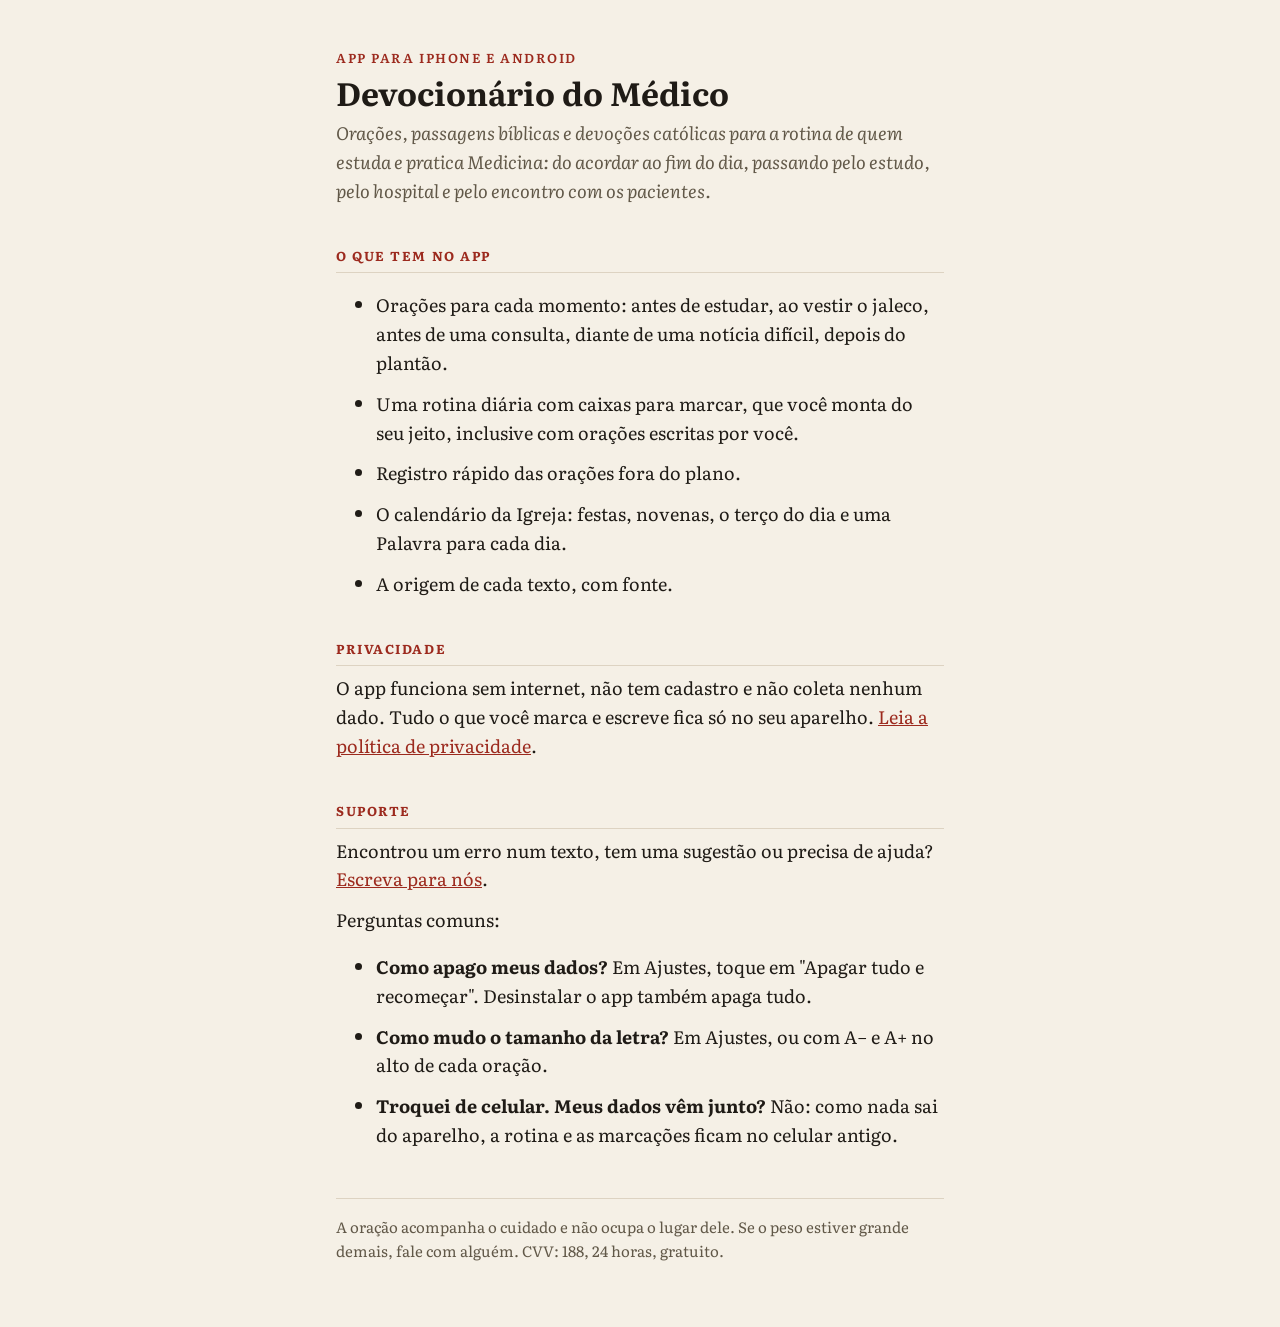
<file: index.html>
<!doctype html>
<html lang="pt-BR">
<head>
<meta charset="utf-8">
<meta name="viewport" content="width=device-width, initial-scale=1">
<title>Devocionário do Médico</title>
<meta name="description" content="Orações católicas para a rotina de quem estuda e pratica Medicina. Offline, sem conta e sem coleta de dados.">
<link rel="preconnect" href="https://fonts.googleapis.com">
<link href="https://fonts.googleapis.com/css2?family=Literata:ital,wght@0,400;0,600;1,400&display=swap" rel="stylesheet">
<link rel="stylesheet" href="style.css">
</head>
<body>
<main>
<p class="rubric">App para iPhone e Android</p>
<h1>Devocionário do Médico</h1>
<p class="lead">Orações, passagens bíblicas e devoções católicas para a rotina de quem estuda e pratica Medicina: do acordar ao fim do dia, passando pelo estudo, pelo hospital e pelo encontro com os pacientes.</p>

<h2>O que tem no app</h2>
<ul>
<li>Orações para cada momento: antes de estudar, ao vestir o jaleco, antes de uma consulta, diante de uma notícia difícil, depois do plantão.</li>
<li>Uma rotina diária com caixas para marcar, que você monta do seu jeito, inclusive com orações escritas por você.</li>
<li>Registro rápido das orações fora do plano.</li>
<li>O calendário da Igreja: festas, novenas, o terço do dia e uma Palavra para cada dia.</li>
<li>A origem de cada texto, com fonte.</li>
</ul>

<h2>Privacidade</h2>
<p>O app funciona sem internet, não tem cadastro e não coleta nenhum dado. Tudo o que você marca e escreve fica só no seu aparelho. <a href="privacidade/">Leia a política de privacidade</a>.</p>

<h2>Suporte</h2>
<p>Encontrou um erro num texto, tem uma sugestão ou precisa de ajuda? <a href="https://github.com/Ticolls/devocionario-do-medico/issues">Escreva para nós</a>.</p>
<p>Perguntas comuns:</p>
<ul>
<li><strong>Como apago meus dados?</strong> Em Ajustes, toque em "Apagar tudo e recomeçar". Desinstalar o app também apaga tudo.</li>
<li><strong>Como mudo o tamanho da letra?</strong> Em Ajustes, ou com A− e A+ no alto de cada oração.</li>
<li><strong>Troquei de celular. Meus dados vêm junto?</strong> Não: como nada sai do aparelho, a rotina e as marcações ficam no celular antigo.</li>
</ul>

<footer>A oração acompanha o cuidado e não ocupa o lugar dele. Se o peso estiver grande demais, fale com alguém. CVV: 188, 24 horas, gratuito.</footer>
</main>
</body>
</html>
</file>
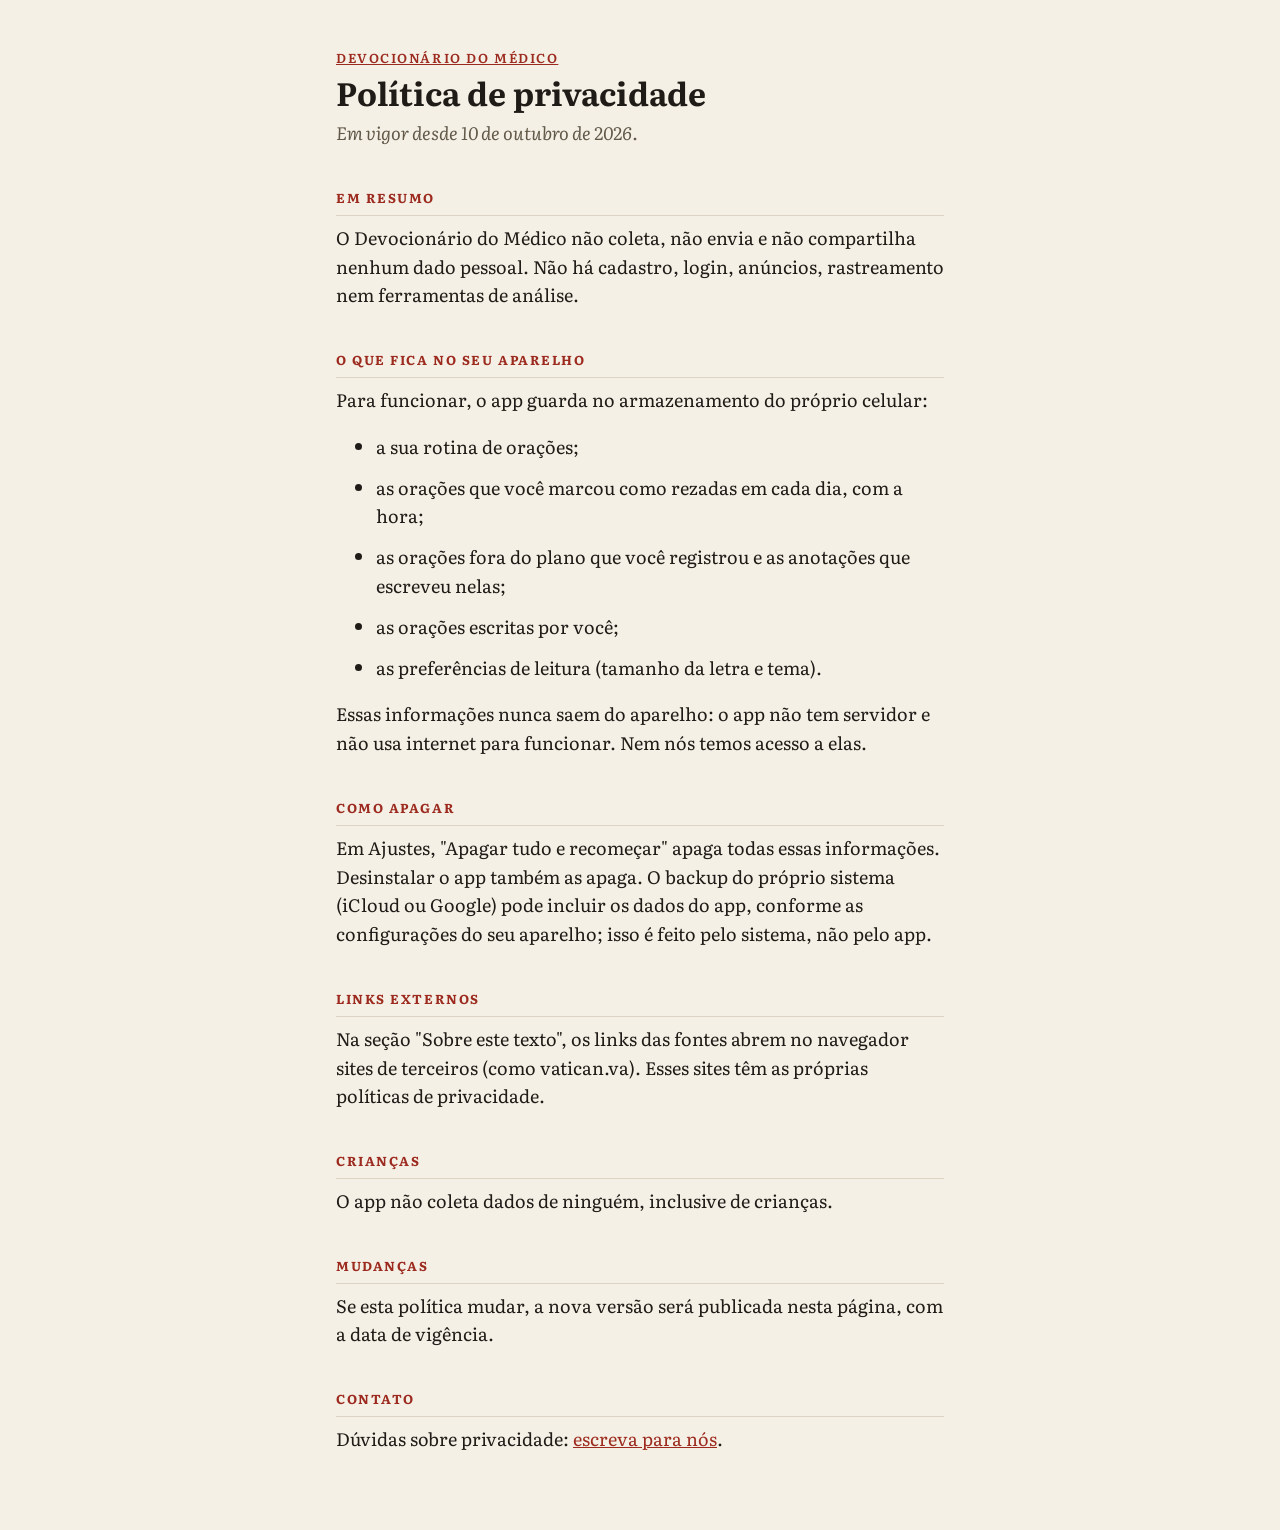
<file: privacidade/index.html>
<!doctype html>
<html lang="pt-BR">
<head>
<meta charset="utf-8">
<meta name="viewport" content="width=device-width, initial-scale=1">
<title>Política de privacidade · Devocionário do Médico</title>
<link rel="preconnect" href="https://fonts.googleapis.com">
<link href="https://fonts.googleapis.com/css2?family=Literata:ital,wght@0,400;0,600;1,400&display=swap" rel="stylesheet">
<link rel="stylesheet" href="../style.css">
</head>
<body>
<main>
<p class="rubric"><a href="../">Devocionário do Médico</a></p>
<h1>Política de privacidade</h1>
<p class="lead">Em vigor desde 10 de outubro de 2026.</p>

<h2>Em resumo</h2>
<p>O Devocionário do Médico não coleta, não envia e não compartilha nenhum dado pessoal. Não há cadastro, login, anúncios, rastreamento nem ferramentas de análise.</p>

<h2>O que fica no seu aparelho</h2>
<p>Para funcionar, o app guarda no armazenamento do próprio celular:</p>
<ul>
<li>a sua rotina de orações;</li>
<li>as orações que você marcou como rezadas em cada dia, com a hora;</li>
<li>as orações fora do plano que você registrou e as anotações que escreveu nelas;</li>
<li>as orações escritas por você;</li>
<li>as preferências de leitura (tamanho da letra e tema).</li>
</ul>
<p>Essas informações nunca saem do aparelho: o app não tem servidor e não usa internet para funcionar. Nem nós temos acesso a elas.</p>

<h2>Como apagar</h2>
<p>Em Ajustes, "Apagar tudo e recomeçar" apaga todas essas informações. Desinstalar o app também as apaga. O backup do próprio sistema (iCloud ou Google) pode incluir os dados do app, conforme as configurações do seu aparelho; isso é feito pelo sistema, não pelo app.</p>

<h2>Links externos</h2>
<p>Na seção "Sobre este texto", os links das fontes abrem no navegador sites de terceiros (como vatican.va). Esses sites têm as próprias políticas de privacidade.</p>

<h2>Crianças</h2>
<p>O app não coleta dados de ninguém, inclusive de crianças.</p>

<h2>Mudanças</h2>
<p>Se esta política mudar, a nova versão será publicada nesta página, com a data de vigência.</p>

<h2>Contato</h2>
<p>Dúvidas sobre privacidade: <a href="https://github.com/Ticolls/devocionario-do-medico/issues">escreva para nós</a>.</p>
</main>
</body>
</html>
</file>
<file: style.css>
:root { --paper: #F5F0E6; --sheet: #FBF8F1; --ink: #1F1B16; --muted: #615848; --rubric: #9C2A1E; --line: #DDD3C2; }
@media (prefers-color-scheme: dark) {
  :root { --paper: #14120F; --sheet: #1C1915; --ink: #EAE2D3; --muted: #A79C8A; --rubric: #E48876; --line: #353029; }
}
* { box-sizing: border-box; }
body { margin: 0; background: var(--paper); color: var(--ink); font: 18px/1.6 "Literata", Georgia, serif; }
main { max-width: 640px; margin: 0 auto; padding: 48px 16px 64px; }
.rubric { color: var(--rubric); font-size: 13px; font-weight: 600; letter-spacing: .12em; text-transform: uppercase; margin: 0; }
h1 { font-size: 32px; line-height: 1.2; margin: 4px 0 8px; }
h2 { font-size: 13px; color: var(--rubric); letter-spacing: .12em; text-transform: uppercase; margin: 40px 0 8px; padding-bottom: 6px; border-bottom: 1px solid var(--line); }
p, li { margin: 0 0 12px; }
.lead { font-style: italic; color: var(--muted); }
a { color: var(--rubric); }
footer { margin-top: 48px; padding-top: 16px; border-top: 1px solid var(--line); color: var(--muted); font-size: 15px; }
</file>
